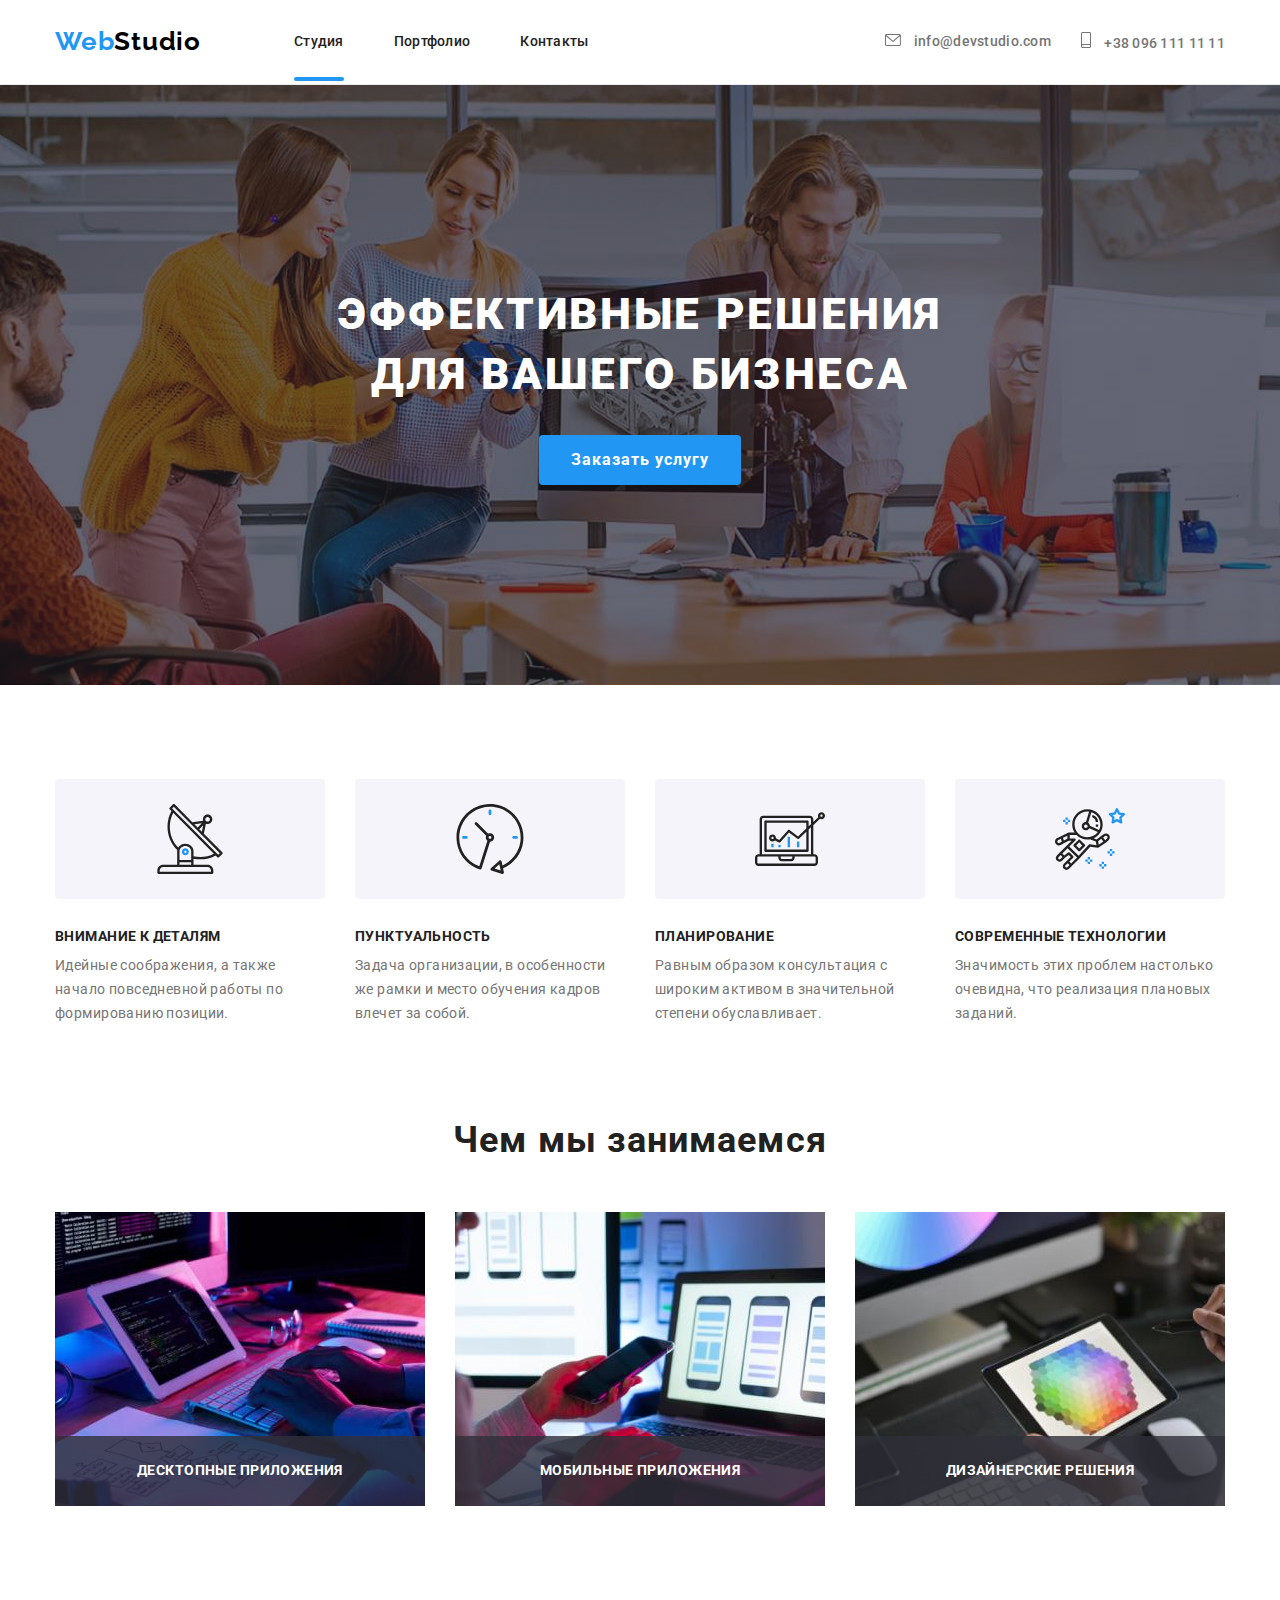
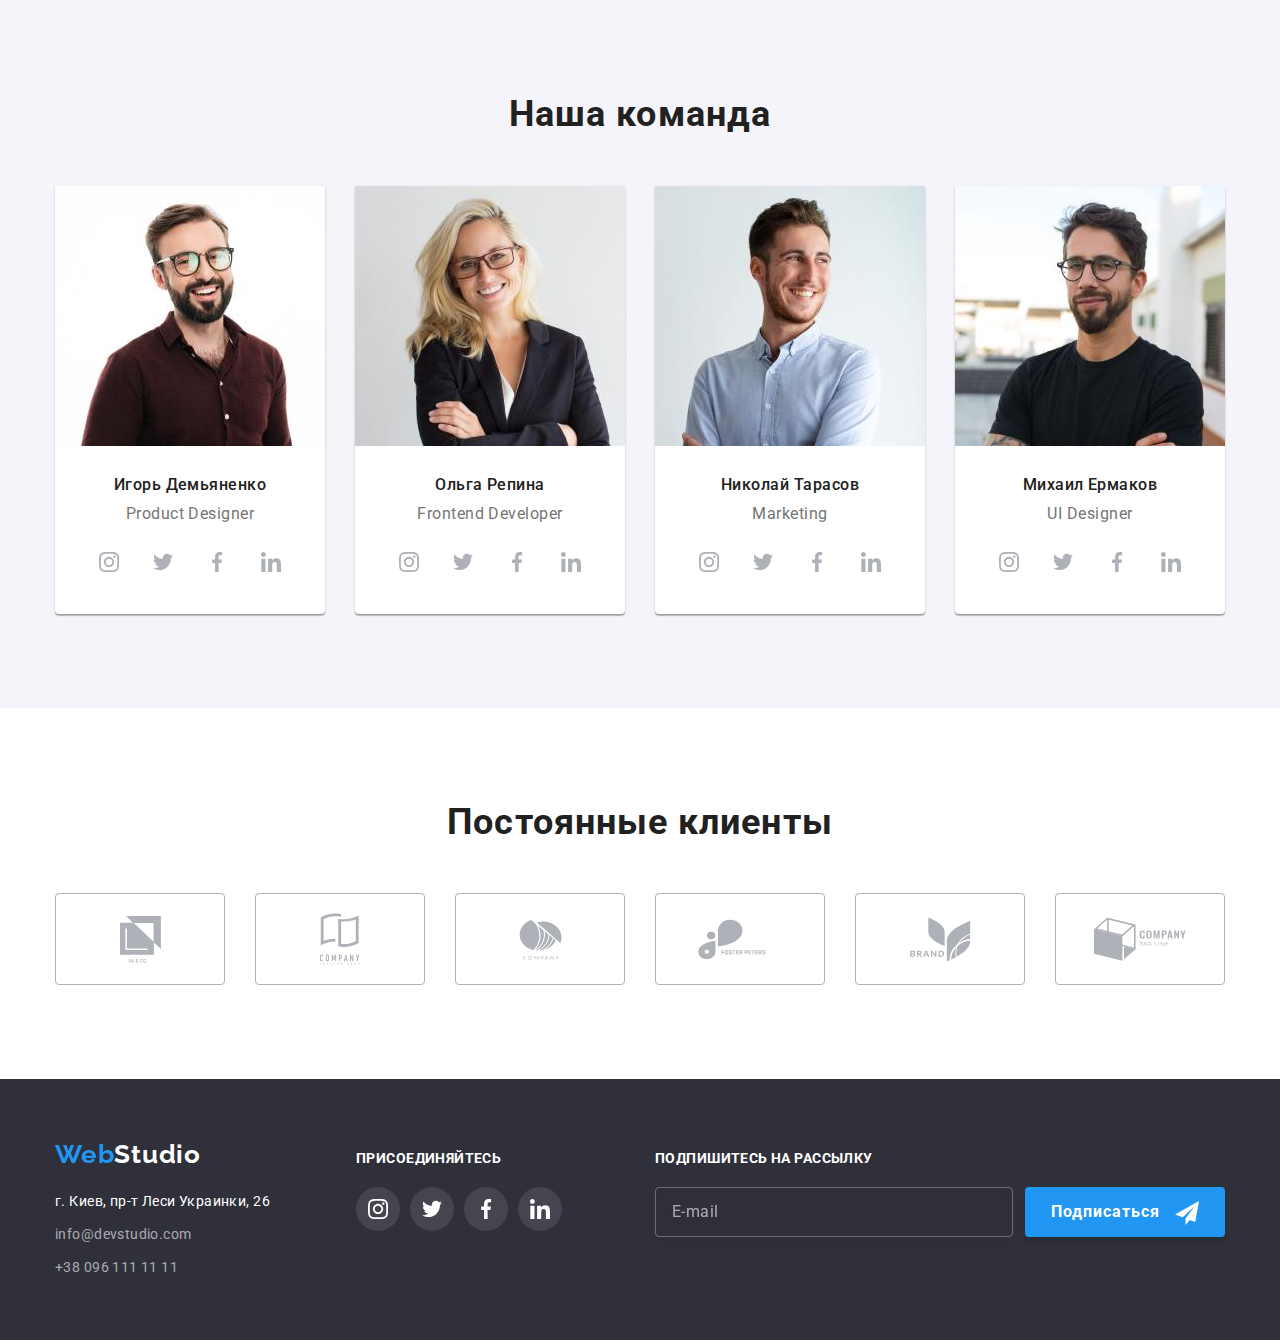
<file: index.html>
<!DOCTYPE html>
<html lang="ru">
<head>
    <meta charset="UTF-8">
    <meta http-equiv="X-UA-Compatible" content="IE=edge">
    <meta name="viewport" content="width=device-width, initial-scale=1.0">
    <title>Document</title>
    <link rel="preconnect" href="https://fonts.googleapis.com">
    <link rel="preconnect" href="https://fonts.gstatic.com" crossorigin>
    <link href="https://fonts.googleapis.com/css2?family=Raleway:wght@700&family=Roboto:wght@400;500;700;900&display=swap"
        rel="stylesheet">
    <link rel="stylesheet" href="./css/modern-normalize.css">
    <link rel="stylesheet" href="./css/main.css">
    
</head>
    <body>

        <!-- Хедер -->
        
        <header class="header">
            <div class="header-section container">
                <a lang="en" class="logo logo--header" href="/">
                    <span class="logo--accent">Web</span>Studio
                </a>
                <nav class="header-navigation">
                    <ul class="header-list">
                        <li class="header-list__item">
                            <a class="header-list__link header-list__link--current" href="./index.html">Студия</a>
                        </li>
                        <li class="header-list__item">
                            <a class="header-list__link" href="./portfolio.html">Портфолио</a>
                        </li>
                        <li class="header-list__item">
                            <a class="header-list__link" href="">Контакты</a>
                        </li>
                    </ul>
                </nav>

        <!-- Контакты -->

                    <ul class="contacts-list">
                        <li class="contacts__item">
                            <a class="contacts__link" href="mailto:info@devstudio.com">
                                <svg class="contacts__icon" width="16" height="12">
                                    <use href="./images/icons.svg#icon-mail">
                                
                                    </use>
                                </svg>
                                info@devstudio.com</a>
                        </li>
                        <li class="contacts__item">
                            <a class="contacts__link" href="tel:+380961111111">
                                <svg class="contacts__icon" width="10" height="16" >
                                    <use href="./images/icons.svg#icon-tel">

                                    </use>
                                </svg>
                                +38 096 111 11 11</a>
                        </li>
                    </ul>
            </div>

        <!-- Хедер для мобильного -->

            <div class="mob-header container">
                <div>
                    <a lang="en" class="logo logo--header" href="/">
                        <span class="logo--accent">Web</span>Studio
                    </a>
                </div>
                <button type="button" class="menu-open__btn">
                    <svg width="24" height="16">
                        <use href="./images/icons.svg#icon-mob-menu"></use>
                    </svg>
                </button>
            </div>
            <div class="mob-menu is-hidden">
                <div class="container">
                    <div class="mob-menu--top">
                        <button type="button" class="menu-close__btn">
                            <svg width="24" height="16">
                                <use href="./images/icons.svg#icon-close"></use>
                            </svg>
                        </button>
                        <ul class="mobmenu-list">
                            <li class="mobmenu-list__item">
                                <a class="mobmenu-list__link mobmenu-list__link--current" href="./index.html">Студия</a>
                            </li>
                            <li class="mobmenu-list__item">
                                <a class="mobmenu-list__link" href="./portfolio.html">Портфолио</a>
                            </li>
                            <li class="mobmenu-list__item">
                                <a class="mobmenu-list__link" href="">Контакты</a>
                            </li>
                        </ul>
                    </div>

                    <div class="mob-menu--bottom">
                        <ul class="mob-contacts-list">
                            <li class="mob-contacts__item">
                                <a class="mob-contacts__tel" href="tel:+380961111111">
                                    +38 096 111 11 11</a>
                            </li>
                            <li class="mob-contacts__item">
                                <a class="mob-contacts__mail" href="mailto:info@devstudio.com">
                                    info@devstudio.com</a>
                            </li>                           
                        </ul>
                        <ul class="mob-social-list">
                            <li class="mob-social__item">
                                <a class="mob-social__link" href="">Instagram</a>
                            </li>
                            <li class="mob-social__item">
                                <a class="mob-social__link" href="">Twitter</a>
                            </li>
                            <li class="mob-social__item">
                                <a class="mob-social__link" href="">Facebook</a>
                            </li>
                            <li class="mob-social__item">
                                <a class="mob-social__link" href="">LinkedIn</a>
                            </li>
                        </ul>
                    </div>
                </div>
            </div>
        </header>
        <main>

            <!-- Герой -->

            <section class="hero">           
                    <h1 class="hero__title">Эффективные решения для вашего бизнеса</h1>
                    <button class="hero__btn btn" type="button" data-modal-open>Заказать услугу</button>
            </section>

            <!-- Преимущества -->
            
            <section class="advantage">
                <div class="container">
                    <h2 class="hidden-title">Наши преимущества</h2>
                    <ul class="advantage-list">
                        <li class="advantage-list__item">
                            <div class="advantage-list__icons">
                                <svg width="70" height="70">
                                    <use href="./images/icons.svg#icon-antenna">
                                    </use>
                                </svg>
                            </div>
                            <h3 class="advantage-list__title">Внимание к деталям</h3>
                            <p class="advantage-list__text">Идейные соображения, а также начало повседневной работы по формированию позиции.</p>
                        </li>
                        <li class="advantage-list__item">
                            <div class="advantage-list__icons">
                                <svg width="70" height="70">
                                    <use href="./images/icons.svg#icon-clock">
                                    </use>
                                </svg>
                            </div>
                            <h3 class="advantage-list__title">Пунктуальность</h3>
                            <p class="advantage-list__text">Задача организации, в особенности же рамки и место обучения кадров влечет за собой.</p>
                        </li>
                        <li class="advantage-list__item">
                            <div class="advantage-list__icons">
                                <svg width="70" height="70">
                                    <use href="./images/icons.svg#icon-diagram">
                                    </use>
                                </svg>
                            </div>
                            <h3 class="advantage-list__title">Планирование</h3>
                            <p class="advantage-list__text">Равным образом консультация с широким активом в значительной степени обуславливает.</p>
                        </li>
                        <li class="advantage-list__item">
                            <div class="advantage-list__icons">
                                <svg width="70" height="70">
                                    <use href="./images/icons.svg#icon-astronaut">
                                    </use>
                                </svg>
                            </div>
                            <h3 class="advantage-list__title">Современные технологии</h3>
                            <p class="advantage-list__text">Значимость этих проблем настолько очевидна, что реализация плановых заданий.</p>
                        </li>
                    </ul>
                </div>
            </section>

            <!-- Чем мы занимаемся -->

            <section class="whatwedo section">
                <div class="container">
                    <h2 class="section-title">Чем мы занимаемся</h2>
                    <ul class="whatwedo-list">
                        <li class="whatwedo-list__item">
                            <div class="whatwedo-list__card">
                                <picture>
                                    <source srcset="./images/whatwedo1.jpg 1x,
                                     ./images/whatwedo1-2x.jpg 2x"
                                     media="(min-width: 1200px)"
                                     >
                                    <img src="./images/whatwedo1.jpg" 
                                        alt="Програмист набирает код">
                                </picture>
                                
                                <div class="whatwedo-list__text">
                                    <p>Десктопные приложения</p>
                                </div>
                            </div>
                        </li>
                        <li class="whatwedo-list__item">
                            <div class="whatwedo-list__card">
                                <picture>
                                    <source srcset="./images/whatwedo2.jpg 1x,
                                        ./images/whatwedo2-2x.jpg 2x" 
                                        media="(min-width: 1200px)">
                                    <img src="./images/whatwedo2.jpg" 
                                        alt="Дизайнер создает макет мобильного приложения">
                                </picture>
                                <div class="whatwedo-list__text">
                                    <p>Мобильные приложения</p>
                                </div>
                            </div>
                        <li class="whatwedo-list__item">
                            <div class="whatwedo-list__card">
                                <picture>
                                    <source srcset="./images/whatwedo3.jpg 1x,
                                        ./images/whatwedo3-2x.jpg 2x" 
                                        media="(min-width: 1200px)">
                                    <img src="./images/whatwedo3.jpg" 
                                        alt="Дизайнер выбирает цвет">
                                </picture>
                                <div class="whatwedo-list__text">
                                    <p>Дизайнерские решения</p>
                                </div>
                            </div>
                    </ul>
                </div>
            </section>
            <!-- Наша команда -->
            <section class="team section">
                <div class="container">
                    <h2 class="section-title">Наша команда</h2>
                    <ul class="team-list">
                        <li class="team-list__item">
                            <picture>
                                <source srcset="./images/ouremployer1.jpg 1x,
                                    ./images/ouremployer1-2x.jpg 2x" 
                                    media="(min-width: 1200px)">
                                <source srcset="./images/ouremployer1-tab.jpg 1x,
                                    ./images/ouremployer1-tab-2x.jpg 2x" 
                                    media="(min-width: 768px)">
                                <source srcset="./images/ouremployer1-mob.jpg 1x,
                                    ./images/ouremployer1-mob-2x.jpg 2x" 
                                    media="(min-width: 320px)">
                                <img src="./images/ouremployer1.jpg" 
                                    alt="Фото сотрудника">
                            </picture>
                            <h3 class="team-list__title">Игорь Демьяненко</h3>
                            <p lang="en" class="team-list__text">Product Designer</p>    
                            <ul class="social-list">
                                <li class="social-list__item">
                                    <a href="" class="social-list__link">
                                        <svg class="social-list__icon" width="20" height="20">
                                            <use href="./images/icons.svg#icon-instagram"></use>
                                        </svg>        
                                    </a>
                                </li>
                                <li class="social-list__item">
                                    <a href="" class="social-list__link">
                                        <svg class="social-list__icon" width="20" height="20">
                                            <use href="./images/icons.svg#icon-twitter"></use>
                                        </svg>
                                    </a>
                                </li>
                                <li class="social-list__item">
                                    <a href="" class="social-list__link">
                                        <svg class="social-list__icon" width="20" height="20">
                                            <use href="./images/icons.svg#icon-facebook"></use>
                                        </svg>
                                    </a>
                                </li>
                                <li class="social-list__item">
                                    <a href="" class="social-list__link">
                                        <svg class="social-list__icon" width="20" height="20">
                                            <use href="./images/icons.svg#icon-linkedin"></use>
                                        </svg>
                                    </a>
                                </li>
                            </ul>
                        </li>
                        <li class="team-list__item">
                            <picture>
                                <source srcset="./images/ouremployer2.jpg 1x,
                                    ./images/ouremployer2-2x.jpg 2x" 
                                    media="(min-width: 1200px)">
                                <source srcset="./images/ouremployer2-tab.jpg 1x,
                                    ./images/ouremployer2-tab-2x.jpg 2x" 
                                    media="(min-width: 768px)">
                                <source srcset="./images/ouremployer2-mob.jpg 1x,
                                    ./images/ouremployer2-mob-2x.jpg 2x" 
                                    media="(min-width: 320px)">
                                <img src="./images/ouremployer2.jpg" alt="Фото сотрудника">
                            </picture>
                            <h3 class="team-list__title">Ольга Репина</h3>
                            <p lang="en" class="team-list__text">Frontend Developer</p>
                            <ul class="social-list">
                                <li class="social-list__item">
                                    <a href="" class="social-list__link">
                                        <svg class="social-list__icon" width="20" height="20">
                                            <use href="./images/icons.svg#icon-instagram"></use>
                                        </svg>        
                                    </a>
                                </li>
                                <li class="social-list__item">
                                    <a href="" class="social-list__link">
                                        <svg class="social-list__icon" width="20" height="20">
                                            <use href="./images/icons.svg#icon-twitter"></use>
                                        </svg>
                                    </a>
                                </li>
                                <li class="social-list__item">
                                    <a href="" class="social-list__link">
                                        <svg class="social-list__icon" width="20" height="20">
                                            <use href="./images/icons.svg#icon-facebook"></use>
                                        </svg>
                                    </a>
                                </li>
                                <li class="social-list__item">
                                    <a href="" class="social-list__link">
                                        <svg class="social-list__icon" width="20" height="20">
                                            <use href="./images/icons.svg#icon-linkedin"></use>
                                        </svg>
                                    </a>
                                </li>
                            </ul>
                        </li>
                        <li class="team-list__item">
                            <picture>
                                <source srcset="./images/ouremployer3.jpg 1x,
                                        ./images/ouremployer3-2x.jpg 2x" 
                                        media="(min-width: 1200px)">
                                <source srcset="./images/ouremployer3-tab.jpg 1x,
                                        ./images/ouremployer3-tab-2x.jpg 2x" 
                                        media="(min-width: 768px)">
                                <source srcset="./images/ouremployer3-mob.jpg 1x,
                                        ./images/ouremployer3-mob-2x.jpg 2x" 
                                        media="(min-width: 320px)">
                                <img src="./images/ouremployer3.jpg" alt="Фото сотрудника">
                            </picture>
                            <h3 class="team-list__title">Николай Тарасов</h3>
                            <p lang="en" class="team-list__text">Marketing</p>
                            <ul class="social-list">
                                <li class="social-list__item">
                                    <a href="" class="social-list__link">
                                        <svg class="social-list__icon" width="20" height="20">
                                            <use href="./images/icons.svg#icon-instagram"></use>
                                        </svg>        
                                    </a>
                                </li>
                                <li class="social-list__item">
                                    <a href="" class="social-list__link">
                                        <svg class="social-list__icon" width="20" height="20">
                                            <use href="./images/icons.svg#icon-twitter"></use>
                                        </svg>
                                    </a>
                                </li>
                                <li class="social-list__item">
                                    <a href="" class="social-list__link">
                                        <svg class="social-list__icon" width="20" height="20">
                                            <use href="./images/icons.svg#icon-facebook"></use>
                                        </svg>
                                    </a>
                                </li>
                                <li class="social-list__item">
                                    <a href="" class="social-list__link">
                                        <svg class="social-list__icon" width="20" height="20">
                                            <use href="./images/icons.svg#icon-linkedin"></use>
                                        </svg>
                                    </a>
                                </li>
                            </ul>
                        </li>
                        <li class="team-list__item">
                            <picture>
                                <source srcset="./images/ouremployer4.jpg 1x,
                                        ./images/ouremployer4-2x.jpg 2x" 
                                        media="(min-width: 1200px)">
                                <source srcset="./images/ouremployer4-tab.jpg 1x,
                                        ./images/ouremployer4-tab-2x.jpg 2x" 
                                        media="(min-width: 768px)">
                                <source srcset="./images/ouremployer4-mob.jpg 1x,
                                        ./images/ouremployer4-mob-2x.jpg 2x" 
                                        media="(min-width: 320px)">
                                <img src="./images/ouremployer4.jpg" alt="Фото сотрудника">
                            </picture>
                            <h3 class="team-list__title">Михаил Ермаков</h3>
                            <p lang="en" class="team-list__text">UI Designer</p>
                            <ul class="social-list">
                                <li class="social-list__item">
                                    <a href="" class="social-list__link">
                                        <svg class="social-list__icon" width="20" height="20">
                                            <use href="./images/icons.svg#icon-instagram"></use>
                                        </svg>        
                                    </a>
                                </li>
                                <li class="social-list__item">
                                    <a href="" class="social-list__link">
                                        <svg class="social-list__icon" width="20" height="20">
                                            <use href="./images/icons.svg#icon-twitter"></use>
                                        </svg>
                                    </a>
                                </li>
                                <li class="social-list__item">
                                    <a href="" class="social-list__link">
                                        <svg class="social-list__icon" width="20" height="20">
                                            <use href="./images/icons.svg#icon-facebook"></use>
                                        </svg>
                                    </a>
                                </li>
                                <li class="social-list__item">
                                    <a href="" class="social-list__link">
                                        <svg class="social-list__icon" width="20" height="20">
                                            <use href="./images/icons.svg#icon-linkedin"></use>
                                        </svg>
                                    </a>
                                </li>
                            </ul>
                        </li>
                    </ul>
                </div>
            </section>

            <!-- Постоянные клиенты -->

            <section class="clients section">
                <div class="container">
                    <h2 class="section-title">Постоянные клиенты</h2>
                    <ul class="clients-list">
                        <li class="clients-list__item">
                            <div  class="clients-list__box">
                                <a class="clients-list__link" href="/">
                                    <svg class="clients-list__icon" width="41" height="47">
                                        <use href="./images/icons.svg#icon-company1"></use>
                                    </svg>
                                </a>
                            </div>
                        </li>
                        <li class="clients-list__item">
                            <div class="clients-list__box">
                                <a class="clients-list__link" href="/">
                                    <svg class="clients-list__icon" width="40" height="52">
                                        <use href="./images/icons.svg#icon-company2"></use>
                                    </svg>
                                </a>
                            </div>
                        </li>
                        <li class="clients-list__item">
                            <div class="clients-list__box">
                                <a class="clients-list__link" href="/">
                                    <svg class="clients-list__icon" width="43" height="41">
                                        <use href="./images/icons.svg#icon-company3"></use>
                                    </svg>
                                </a>
                            </div>
                        </li>
                        <li class="clients-list__item">
                            <div class="clients-list__box">
                                <a class="clients-list__link" href="/">
                                    <svg class="clients-list__icon" width="84" height="41">
                                        <use href="./images/icons.svg#icon-company4"></use>
                                    </svg>
                                </a>
                            </div>
                        </li>
                        <li class="clients-list__item">
                            <div class="clients-list__box">
                                <a class="clients-list__link" href="/">
                                    <svg class="clients-list__icon" width="63" height="45">
                                        <use href="./images/icons.svg#icon-company5"></use>
                                    </svg>
                                </a>
                            </div>
                        </li>
                        <li class="clients-list__item">
                            <div class="clients-list__box">
                                <a class="clients-list__link" href="/">
                                    <svg class="clients-list__icon" width="94" height="44">
                                        <use href="./images/icons.svg#icon-company6"></use>
                                    </svg>
                                </a>
                            </div>
                        </li>
                    </ul>
                </div>
            </section>
            </main>

            <!-- Футер -->

            <footer class="footer">
                <div class="container footer-container">
                    <div class="address-box">
                        <div>
                            <a lang="en" class="logo logo-footer"  href="/">
                                <span class="logo--accent">Web</span>Studio
                            </a>
                        </div>
                        <div>
                        <address class="address">
                            <ul class="address-list">
                                <li class="address-list__item"><a class="address-list__link address-list__link--first" href="https://goo.gl/maps/ziKzirgtUrX7f2B6A">г. Киев, пр-т Леси Украинки, 26</a></li>
                                <li class="address-list__item"><a class="address-list__link" href="mailto:info@devstudio.com">info@devstudio.com</a></li>
                                <li class="address-list__item"><a class="address-list__link" href="tel:+380961111111">+38 096 111 11 11</a></li>
                            </ul>
                        </address>
                        </div>
                    </div>
                    <div class="social">
                        <p class="footer__text">Присоединяйтесь</p>
                        <ul class="social-list">
                            <li class="social-list__item">
                                <a href="" class="social-list__link social-list__link--footer">
                                    <svg class="social-list__icon social-list__icon--footer" width="20" height="20">
                                        <use href="./images/icons.svg#icon-instagram"></use>
                                    </svg>
                                </a>
                            </li>
                            <li class="social-list__item">
                                <a href="" class="social-list__link social-list__link--footer">
                                    <svg class="social-list__icon social-list__icon--footer" width="20" height="20">
                                        <use href="./images/icons.svg#icon-twitter"></use>
                                    </svg>
                                </a>
                            </li>
                            <li class="social-list__item">
                                <a href="" class="social-list__link social-list__link--footer">
                                    <svg class="social-list__icon social-list__icon--footer" width="20" height="20">
                                        <use href="./images/icons.svg#icon-facebook"></use>
                                    </svg>
                                </a>
                            </li>
                            <li class="social-list__item">
                                <a href="" class="social-list__link social-list__link--footer">
                                    <svg class="social-list__icon social-list__icon--footer" width="20" height="20">
                                        <use href="./images/icons.svg#icon-linkedin"></use>
                                    </svg>
                                </a>
                            </li>
                        </ul>
                    </div>
                    <div class="subscribe">
                        <p class="footer__text">Подпишитесь на рассылку</p>
                        <form class="subscribe-form">
                            <input class="subscribe-form__mail" type="email" name="mail" placeholder="E-mail">                          
                            <button class="subscribe-form__btn btn" type="submit">Подписаться
                                <svg class="subscribe-form__icon" width="24" height="24">
                                    <use href="./images/icons.svg#icon-send"></use>
                                </svg>
                            </button>   
                        </form>
                    </div>
                </div>
            </footer>
            <div class="backdrop is-hidden" data-modal>
                <div class="modal">
                    <button type="button" class="modal-close__btn" data-modal-close>
                        <svg width="11" height="11">
                            <use href="./images/icons.svg#icon-close"></use>
                        </svg>
                    </button>
                    <div class="modal-content">
                        <p class="modal__title">Оставьте свои данные, мы вам перезвоним</p>
                        <form action="">
                            <div class="modal-form">
                                <label class="modal-form__label">Имя
                                    <span>
                                        <input class="modal-form__input" type="text" name="name">
                                        <svg class="modal-form__icon" width="18" height="18">
                                            <use href="./images/icons.svg#icon-name-modal"></use>
                                        </svg>
                                    </span>
                                </label>
                            </div>
                            <div class="modal-form">
                                <label class="modal-form__label">Телефон
                                    <span>
                                        <input class="modal-form__input" type="tel" name="tel">
                                        <svg class="modal-form__icon" width="18" height="18">
                                            <use href="./images/icons.svg#icon-phone-modal"></use>
                                        </svg> 
                                    </span>
                                </label>
                            </div>
                            <div class="modal-form">
                                <label class="modal-form__label">Почта
                                    <span>
                                        <input class="modal-form__input" type="email" name="mail">
                                        <svg class="modal-form__icon" width="18" height="18">
                                            <use href="./images/icons.svg#icon-email-modal"></use>
                                        </svg>
                                    </span>
                                </label>
                            </div>
                            <div class="modal-form">
                                <label>Комментарий
                                    <textarea class="modal__comment" name="comment" placeholder="Введите текст"></textarea>
                                </label>
                            </div>
                            <div class="modal-privacy">
                                <label class="modal-privacy__label">
                                    <input class="modal-privacy__checkbox" type="checkbox" name="privacy">
                                    <span class="modal-privacy__icon"></span> 
                                    Соглашаюсь с рассылкой и принимаю &nbsp; 
                                    <a href="/">Условия договора</a> 
                                </label>
                            </div>
                            <button class="modal__btn" type="submit">Отправить</button>
                        </form>
                    </div>
                </div> 
            </div>
        <script src="./js/modal.js"></script>
        <script src="./js/mob-menu.js"></script>
    </body>
</html>
</file>
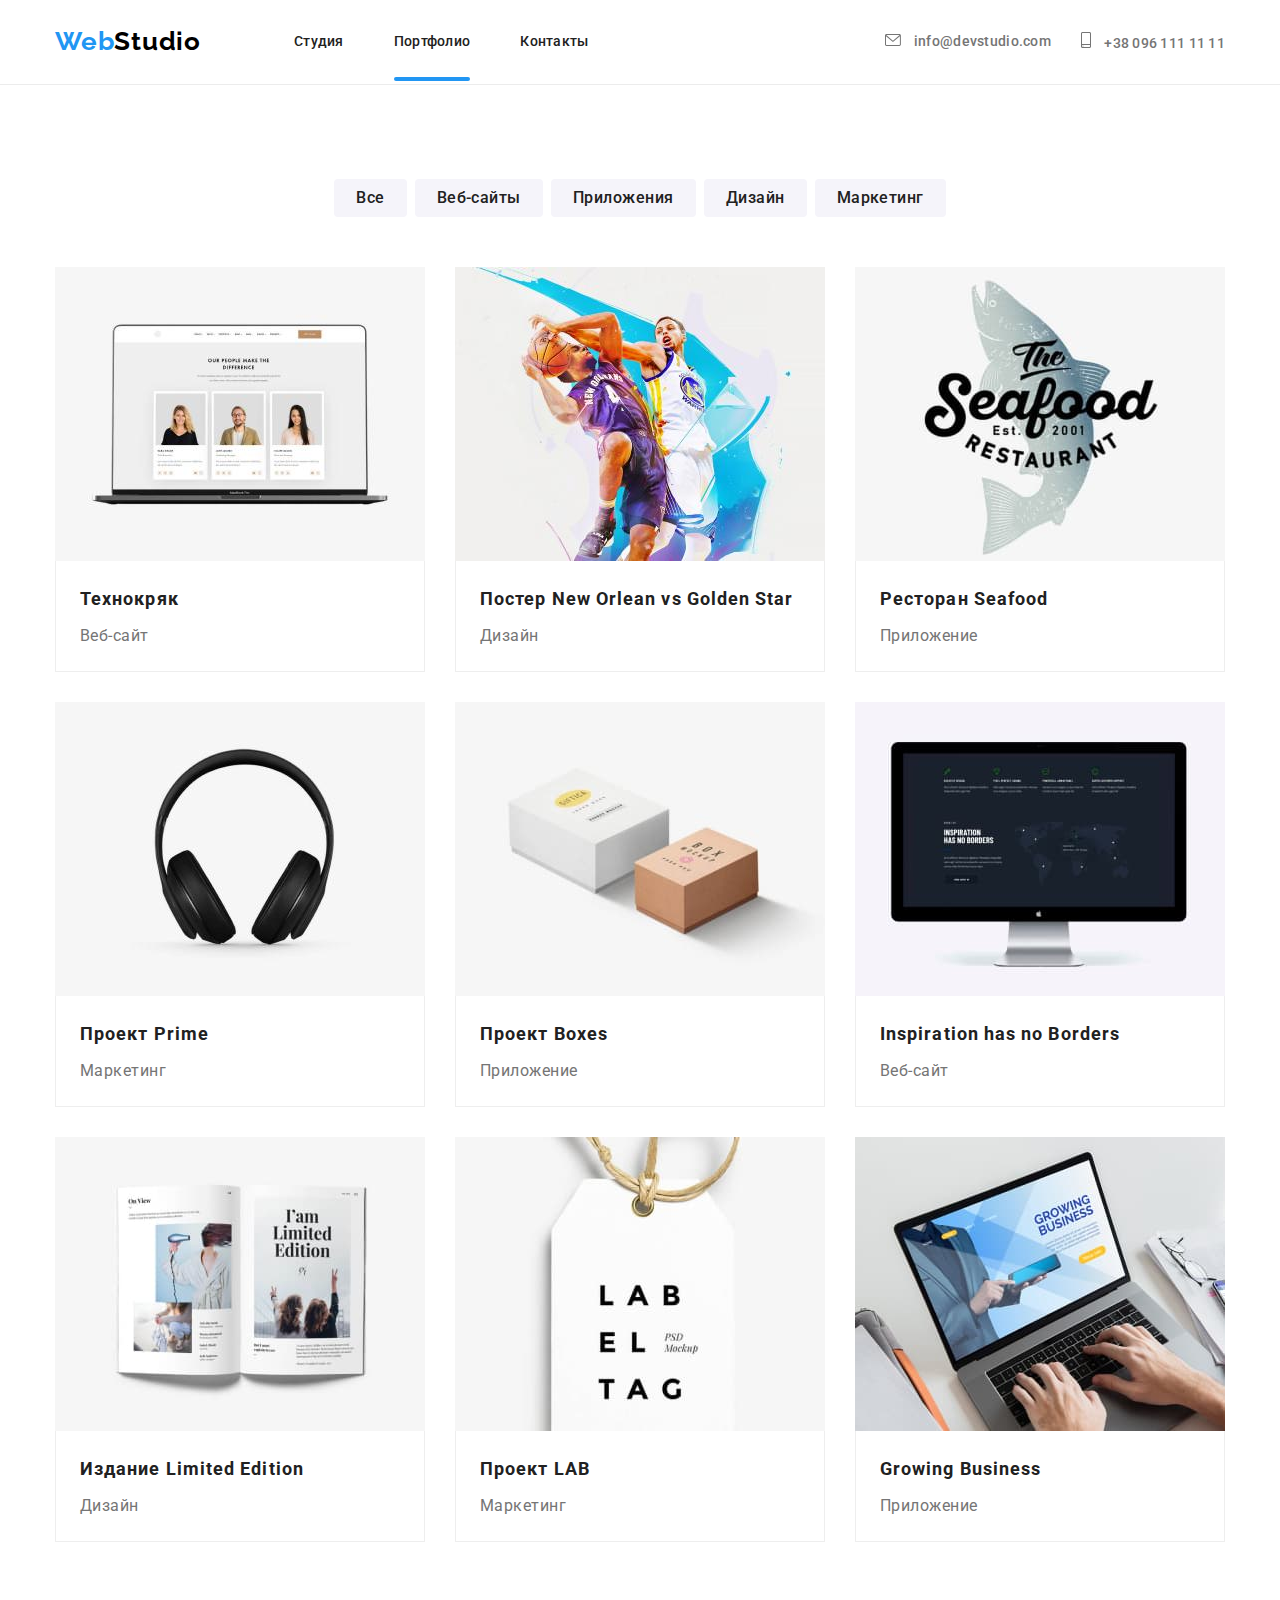
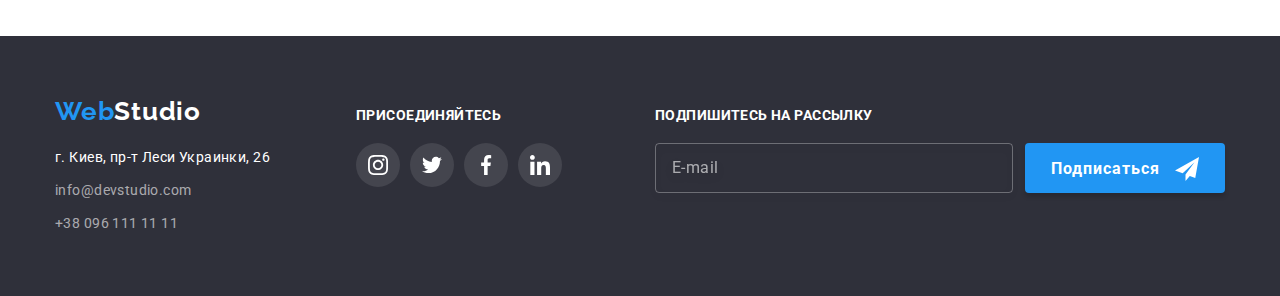
<file: portfolio.html>
<!DOCTYPE html>
<html lang="ru">
<head>
    <meta charset="UTF-8">
    <meta http-equiv="X-UA-Compatible" content="IE=edge">
    <meta name="viewport" content="width=device-width, initial-scale=1.0">
    <title>Document</title>
    <link rel="preconnect" href="https://fonts.googleapis.com">
    <link rel="preconnect" href="https://fonts.gstatic.com" crossorigin>
    <link href="https://fonts.googleapis.com/css2?family=Raleway:wght@700&family=Roboto:wght@400;500;700;900&display=swap"
        rel="stylesheet">
    <link rel="stylesheet" href="./css/modern-normalize.css">
    <link rel="stylesheet" href="./css/main.css">
    
</head>
    <body>

    <!-- Хедер -->
    
<header class="header">
    <div class="header-section container">
        <a lang="en" class="logo logo--header" href="/">
            <span class="logo--accent">Web</span>Studio
        </a>
        <nav class="header-navigation">
            <ul class="header-list">
                <li class="header-list__item">
                    <a class="header-list__link" href="./index.html">Студия</a>
                </li>
                <li class="header-list__item">
                    <a class="header-list__link header-list__link--current" href="./portfolio.html">Портфолио</a>
                </li>
                <li class="header-list__item">
                    <a class="header-list__link" href="">Контакты</a>
                </li>
            </ul>
        </nav>

        <!-- Контакты -->

        <ul class="contacts-list">
            <li class="contacts__item">
                <a class="contacts__link" href="mailto:info@devstudio.com">
                    <svg class="contacts__icon" width="16" height="12">
                        <use href="./images/icons.svg#icon-mail">

                        </use>
                    </svg>
                    info@devstudio.com</a>
            </li>
            <li class="contacts__item">
                <a class="contacts__link" href="tel:+380961111111">
                    <svg class="contacts__icon" width="10" height="16">
                        <use href="./images/icons.svg#icon-tel">

                        </use>
                    </svg>
                    +38 096 111 11 11</a>
            </li>
        </ul>
    </div>

    <!-- Хедер для мобильного -->

    <div class="mob-header container">
        <div>
            <a lang="en" class="logo logo--header" href="/">
                <span class="logo--accent">Web</span>Studio
            </a>
        </div>
        <button type="button" class="menu-open__btn">
            <svg width="24" height="16">
                <use href="./images/icons.svg#icon-mob-menu"></use>
            </svg>
        </button>
    </div>
    <div class="mob-menu is-hidden">
        <div class="container">
            <div class="mob-menu--top">
                <button type="button" class="menu-close__btn">
                    <svg width="24" height="16">
                        <use href="./images/icons.svg#icon-close"></use>
                    </svg>
                </button>
                <ul class="mobmenu-list">
                    <li class="mobmenu-list__item">
                        <a class="mobmenu-list__link" href="./index.html">Студия</a>
                    </li>
                    <li class="mobmenu-list__item">
                        <a class="mobmenu-list__link mobmenu-list__link--current" href="./portfolio.html">Портфолио</a>
                    </li>
                    <li class="mobmenu-list__item">
                        <a class="mobmenu-list__link" href="">Контакты</a>
                    </li>
                </ul>
            </div>

            <div class="mob-menu--bottom">
                <ul class="mob-contacts-list">
                    <li class="mob-contacts__item">
                        <a class="mob-contacts__tel" href="tel:+380961111111">
                            +38 096 111 11 11</a>
                    </li>
                    <li class="mob-contacts__item">
                        <a class="mob-contacts__mail" href="mailto:info@devstudio.com">
                            info@devstudio.com</a>
                    </li>
                </ul>
                <ul class="mob-social-list">
                    <li class="mob-social__item">
                        <a class="mob-social__link" href="">Instagram</a>
                    </li>
                    <li class="mob-social__item">
                        <a class="mob-social__link" href="">Twitter</a>
                    </li>
                    <li class="mob-social__item">
                        <a class="mob-social__link" href="">Facebook</a>
                    </li>
                    <li class="mob-social__item">
                        <a class="mob-social__link" href="">LinkedIn</a>
                    </li>
                </ul>
            </div>
        </div>
    </div>
</header>
        <main>
            <section class="portfolio section">
                <div class="container">
                    <h1 class="hidden-title">Portfolio</h1>
                    <ul class="portfolio-menu">
                        <li class="portfolio-menu__item"><button class="portfolio-menu__btn" type="button">Все</button></li>
                        <li class="portfolio-menu__item"><button class="portfolio-menu__btn" type="button">Веб-сайты</button></li>
                        <li class="portfolio-menu__item"><button class="portfolio-menu__btn" type="button">Приложения</button></li>
                        <li class="portfolio-menu__item"><button class="portfolio-menu__btn" type="button">Дизайн</button></li>
                        <li class="portfolio-menu__item"><button class="portfolio-menu__btn" type="button">Маркетинг</button></li>
                    </ul>
                
                    <ul class="gallery-list">
                        <li class="gallery-list__item">
                            <a class="gallery-list__link" href="">
                                <div class="gallery-overlay">
                                    <picture>
                                        <source srcset="./images/portfolio1.jpg 1x,
                                                ./images/portfolio1-2x.jpg 2x" 
                                                media="(min-width: 1200px)">
                                        <source srcset="./images/portfolio1-tab.jpg 1x,
                                                ./images/portfolio1-tab-2x.jpg 2x" 
                                                media="(min-width: 768px)">
                                        <source srcset="./images/portfolio1-mob.jpg 1x,
                                                ./images/portfolio1-mob-2x.jpg 2x" 
                                                media="(min-width: 320px)">
                                        <img src="./images/portfolio1.jpg" alt="Постер проекта">
                                    </picture>
                                    <p class="gallery-overlay__text">Технокряк это современная площадка распространения коронавируса. Компании используют эту платформу для цифрового
                                    шпионажа и атак на защищённые сервера конкурентов.</p>
                                </div>
                                <div class="gallery-meta">
                                    <h2 class="gallery-meta__title">Технокряк</h2>
                                    <p class="gallery-meta__text">Веб-сайт</p>
                                </div>
                            </a>
                        </li>
                        <li class="gallery-list__item">
                            <a class="gallery-list__link" href="">
                                <div class="gallery-overlay">
                                    <picture>
                                        <source srcset="./images/portfolio2.jpg 1x,
                                                ./images/portfolio2-2x.jpg 2x" 
                                                media="(min-width: 1200px)">
                                        <source srcset="./images/portfolio2-tab.jpg 1x,
                                                ./images/portfolio2-tab-2x.jpg 2x" 
                                                media="(min-width: 768px)">
                                        <source srcset="./images/portfolio2-mob.jpg 1x,
                                                ./images/portfolio2-mob-2x.jpg 2x" 
                                                media="(min-width: 320px)">
                                        <img src="./images/portfolio2.jpg" alt="Постер проекта">
                                    </picture>
                                    <p class="gallery-overlay__text">Технокряк это современная площадка распространения коронавируса. Компании используют
                                        эту платформу для цифрового
                                        шпионажа и атак на защищённые сервера конкурентов.</p>
                                </div>
                                <div class="gallery-meta">
                                    <h2 class="gallery-meta__title">Постер <span lang="en">New Orlean vs Golden Star</span></h2>
                                    <p class="gallery-meta__text">Дизайн</p>
                                </div>                   
                            </a>
                        </li>
                        <li class="gallery-list__item">
                            <a class="gallery-list__link" href="">
                                <div class="gallery-overlay">
                                    <picture>
                                        <source srcset="./images/portfolio3.jpg 1x,
                                                ./images/portfolio3-2x.jpg 2x" 
                                                media="(min-width: 1200px)">
                                        <source srcset="./images/portfolio3-tab.jpg 1x,
                                                ./images/portfolio3-tab-2x.jpg 2x" 
                                                media="(min-width: 768px)">
                                        <source srcset="./images/portfolio3-mob.jpg 1x,
                                                ./images/portfolio3-mob-2x.jpg 2x" 
                                                media="(min-width: 320px)">
                                        <img src="./images/portfolio3.jpg" alt="Постер проекта">
                                    </picture>
                                    <p class="gallery-overlay__text">Технокряк это современная площадка распространения коронавируса. Компании используют
                                        эту платформу для цифрового
                                        шпионажа и атак на защищённые сервера конкурентов.</p>
                                </div>
                                <div class="gallery-meta">
                                    <h2 class="gallery-meta__title">Ресторан <span lang="en">Seafood</span></h2>
                                    <p class="gallery-meta__text">Приложение</p>
                                </div>
                            </a>
                        </li>
                        <li class="gallery-list__item">
                            <a class="gallery-list__link" href="">
                                <div class="gallery-overlay">
                                    <picture>
                                        <source srcset="./images/portfolio4.jpg 1x,
                                                ./images/portfolio4-2x.jpg 2x" 
                                                media="(min-width: 1200px)">
                                        <source srcset="./images/portfolio4-tab.jpg 1x,
                                                ./images/portfolio4-tab-2x.jpg 2x" 
                                                media="(min-width: 768px)">
                                        <source srcset="./images/portfolio4-mob.jpg 1x,
                                                ./images/portfolio4-mob-2x.jpg 2x" 
                                                media="(min-width: 320px)">
                                        <img src="./images/portfolio4.jpg" alt="Постер проекта">
                                    </picture>
                                    <p class="gallery-overlay__text">Технокряк это современная площадка распространения коронавируса. Компании используют
                                        эту платформу для цифрового
                                        шпионажа и атак на защищённые сервера конкурентов.</p>
                                </div>
                                <div class="gallery-meta">
                                    <h2 class="gallery-meta__title">Проект <span lang="en">Prime</span></h2>
                                    <p class="gallery-meta__text">Маркетинг</p>
                                </div>
                            </a>
                        </li>
                        <li class="gallery-list__item">
                            <a class="gallery-list__link" href="">
                                <div class="gallery-overlay">
                                    <picture>
                                        <source srcset="./images/portfolio5.jpg 1x,
                                                ./images/portfolio5-2x.jpg 2x" 
                                                media="(min-width: 1200px)">
                                        <source srcset="./images/portfolio5-tab.jpg 1x,
                                                ./images/portfolio5-tab-2x.jpg 2x" 
                                                media="(min-width: 768px)">
                                        <source srcset="./images/portfolio5-mob.jpg 1x,
                                                ./images/portfolio5-mob-2x.jpg 2x" 
                                                media="(min-width: 320px)">
                                        <img src="./images/portfolio5.jpg" alt="Постер проекта">
                                    </picture>
                                    <p class="gallery-overlay__text">Технокряк это современная площадка распространения коронавируса. Компании используют
                                        эту платформу для цифрового
                                        шпионажа и атак на защищённые сервера конкурентов.</p>
                                </div>
                                <div class="gallery-meta">
                                    <h2 class="gallery-meta__title">Проект <span lang="en">Boxes</span></h2>
                                    <p class="gallery-meta__text">Приложение</p>
                                </div>
                            </a>
                        </li>
                        <li class="gallery-list__item">
                            <a class="gallery-list__link" href="">
                                <div class="gallery-overlay">
                                    <picture>
                                        <source srcset="./images/portfolio6.jpg 1x,
                                                ./images/portfolio6-2x.jpg 2x" 
                                                media="(min-width: 1200px)">
                                        <source srcset="./images/portfolio6-tab.jpg 1x,
                                                ./images/portfolio6-tab-2x.jpg 2x" 
                                                media="(min-width: 768px)">
                                        <source srcset="./images/portfolio6-mob.jpg 1x,
                                                ./images/portfolio6-mob-2x.jpg 2x" 
                                                media="(min-width: 320px)">
                                        <img src="./images/portfolio6.jpg" alt="Постер проекта">
                                    </picture>
                                    <p class="gallery-overlay__text">Технокряк это современная площадка распространения коронавируса. Компании используют
                                        эту платформу для цифрового
                                        шпионажа и атак на защищённые сервера конкурентов.</p>
                                </div>
                                <div class="gallery-meta">
                                    <h2 class="gallery-meta__title"><span lang="en">Inspiration has no Borders</span></h2>
                                    <p class="gallery-meta__text">Веб-сайт</p>
                                </div>
                            </a>
                        </li>
                        <li class="gallery-list__item">
                            <a class="gallery-list__link" href="">
                                <div class="gallery-overlay">
                                    <picture>
                                        <source srcset="./images/portfolio7.jpg 1x,
                                                ./images/portfolio7-2x.jpg 2x" 
                                                media="(min-width: 1200px)">
                                        <source srcset="./images/portfolio7-tab.jpg 1x,
                                                ./images/portfolio7-tab-2x.jpg 2x" 
                                                media="(min-width: 768px)">
                                        <source srcset="./images/portfolio7-mob.jpg 1x,
                                                ./images/portfolio7-mob-2x.jpg 2x" 
                                                media="(min-width: 320px)">
                                        <img src="./images/portfolio7.jpg" alt="Постер проекта">
                                    </picture>
                                    <p class="gallery-overlay__text">Технокряк это современная площадка распространения коронавируса. Компании используют
                                        эту платформу для цифрового
                                        шпионажа и атак на защищённые сервера конкурентов.</p>
                                </div>
                                <div class="gallery-meta">
                                    <h2 class="gallery-meta__title">Издание <span lang="en">Limited Edition</span></h2>
                                    <p class="gallery-meta__text">Дизайн</p>
                                </div>
                            </a>
                        </li>
                        <li class="gallery-list__item">
                            <a class="gallery-list__link" href="">
                                <div class="gallery-overlay">
                                    <picture>
                                        <source srcset="./images/portfolio8.jpg 1x,
                                                ./images/portfolio8-2x.jpg 2x" 
                                                media="(min-width: 1200px)">
                                        <source srcset="./images/portfolio8-tab.jpg 1x,
                                                ./images/portfolio8-tab-2x.jpg 2x" 
                                                media="(min-width: 768px)">
                                        <source srcset="./images/portfolio8-mob.jpg 1x,
                                                ./images/portfolio8-mob-2x.jpg 2x" 
                                                media="(min-width: 320px)">
                                        <img src="./images/portfolio8.jpg" alt="Постер проекта">
                                    </picture>
                                    <p class="gallery-overlay__text">Технокряк это современная площадка распространения коронавируса. Компании используют
                                        эту платформу для цифрового
                                        шпионажа и атак на защищённые сервера конкурентов.</p>
                                </div>
                                <div class="gallery-meta">
                                    <h2 class="gallery-meta__title">Проект <span lang="en">LAB</span></h2>
                                    <p class="gallery-meta__text">Маркетинг</p>
                                </div>
                            </a>
                        </li>
                        <li class="gallery-list__item">
                            <a class="gallery-list__link" href="">
                                <div class="gallery-overlay">
                                    <picture>
                                        <source srcset="./images/portfolio9.jpg 1x,
                                                ./images/portfolio9-2x.jpg 2x" 
                                                media="(min-width: 1200px)">
                                        <source srcset="./images/portfolio9-tab.jpg 1x,
                                                ./images/portfolio9-tab-2x.jpg 2x" 
                                                media="(min-width: 768px)">
                                        <source srcset="./images/portfolio9-mob.jpg 1x,
                                                ./images/portfolio9-mob-2x.jpg 2x" 
                                                media="(min-width: 320px)">
                                        <img src="./images/portfolio9.jpg" alt="Постер проекта">
                                    </picture>
                                    <p class="gallery-overlay__text">Технокряк это современная площадка распространения коронавируса. Компании используют
                                        эту платформу для цифрового
                                        шпионажа и атак на защищённые сервера конкурентов.</p>
                                </div>
                                <div class="gallery-meta">
                                    <h2 class="gallery-meta__title"><span lang="en">Growing Business</span></h2>
                                    <p class="gallery-meta__text">Приложение</p>
                                </div>
                            </a>
                        </li>
                    </ul>
                </div>
            </section>
        </main>

        <!-- Футер -->
        
        <footer class="footer">
            <div class="container footer-container">
                <div class="address-box">
                    <div>
                        <a lang="en" class="logo logo-footer" href="/">
                            <span class="logo--accent">Web</span>Studio
                        </a>
                    </div>
                    <div>
                        <address class="address">
                            <ul class="address-list">
                                <li class="address-list__item"><a class="address-list__link address-list__link--first"
                                        href="https://goo.gl/maps/ziKzirgtUrX7f2B6A">г. Киев, пр-т Леси Украинки, 26</a></li>
                                <li class="address-list__item"><a class="address-list__link"
                                        href="mailto:info@devstudio.com">info@devstudio.com</a></li>
                                <li class="address-list__item"><a class="address-list__link" href="tel:+380961111111">+38 096
                                        111 11 11</a></li>
                            </ul>
                        </address>
                    </div>
                </div>
                <div class="social">
                    <p class="footer__text">Присоединяйтесь</p>
                    <ul class="social-list">
                        <li class="social-list__item">
                            <a href="" class="social-list__link social-list__link--footer">
                                <svg class="social-list__icon social-list__icon--footer" width="20" height="20">
                                    <use href="./images/icons.svg#icon-instagram"></use>
                                </svg>
                            </a>
                        </li>
                        <li class="social-list__item">
                            <a href="" class="social-list__link social-list__link--footer">
                                <svg class="social-list__icon social-list__icon--footer" width="20" height="20">
                                    <use href="./images/icons.svg#icon-twitter"></use>
                                </svg>
                            </a>
                        </li>
                        <li class="social-list__item">
                            <a href="" class="social-list__link social-list__link--footer">
                                <svg class="social-list__icon social-list__icon--footer" width="20" height="20">
                                    <use href="./images/icons.svg#icon-facebook"></use>
                                </svg>
                            </a>
                        </li>
                        <li class="social-list__item">
                            <a href="" class="social-list__link social-list__link--footer">
                                <svg class="social-list__icon social-list__icon--footer" width="20" height="20">
                                    <use href="./images/icons.svg#icon-linkedin"></use>
                                </svg>
                            </a>
                        </li>
                    </ul>
                </div>
                <div class="subscribe">
                    <p class="footer__text">Подпишитесь на рассылку</p>
                    <form class="subscribe-form">
                        <input class="subscribe-form__mail" type="email" name="mail" placeholder="E-mail">
                        <button class="subscribe-form__btn btn" type="submit">Подписаться
                            <svg class="subscribe-form__icon" width="24" height="24">
                                <use href="./images/icons.svg#icon-send"></use>
                            </svg>
                        </button>
                    </form>
                </div>
            </div>
        </footer>

    <script src="./js/mob-menu.js"></script>
    </body>
</html>
</file>
<file: css/main.css>
:root {
  --main-title-color: #212121;
  --second-title-color: #ffffff;
  --accent-color: #2196f3;
  --main-text-color: #757575;
  --second-text-color: #212121;
  --main-header-color: #212121;
  --second-header-color: #757575;
  --main-btn-color: #212121;
  --second-btn-color: #ffffff;
  --main-footer-color: rgba(255, 255, 255, 0.6);
  --second-footer-color: #ffffff;
  --animation: cubic-bezier(0.4, 0, 0.2, 1);
}

.hidden-title {
  position: absolute;
  visibility: hidden;
}

.is-hidden {
  visibility: hidden;
  opacity: 0;
  pointer-events: none;
}

h1,
h2,
h3,
h4,
h5,
h6,
p,
ul {
  margin: 0;
  padding: 0;
}

svg {
  display: inline;
}

body {
  font-family: Roboto, sans-serif;
  letter-spacing: 0.03em;
  color: var(--main-text-color);
}

li {
  list-style: none;
}

a {
  text-decoration: none;
}

button {
  cursor: pointer;
}

.section {
  padding-top: 60px;
  padding-bottom: 60px;
}

@media screen and (min-width: 1200px) {
  .section {
    padding-top: 94px;
    padding-bottom: 94px;
  }
}

img {
  display: block;
  width: 100%;
  height: auto;
}

.container {
  width: 100%;
  margin: 0 auto;
  padding-left: 15px;
  padding-right: 15px;
}

@media screen and (min-width: 480px) {
  .container {
    width: 480px;
  }
}

@media screen and (min-width: 768px) {
  .container {
    width: 768px;
  }
}

@media screen and (min-width: 1200px) {
  .container {
    width: 1200px;
  }
}

.section-title {
  margin-bottom: 30px;
  font-size: 28px;
  font-weight: 700;
  line-height: 1.18;
  letter-spacing: 0.03em;
  text-align: center;
  color: var(--main-title-color);
}

@media screen and (min-width: 1200px) {
  .section-title {
    margin-bottom: 50px;
    font-size: 36px;
    font-weight: 700;
    line-height: 1.16;
    letter-spacing: 0.03em;
  }
}

.logo {
  font-family: Raleway, sans-serif;
  font-size: 26px;
  font-weight: 700;
  line-height: 1.19;
  letter-spacing: 0.03em;
  color: #000000;
}

.logo--accent {
  color: var(--accent-color);
}

.backdrop {
  position: fixed;
  top: 0;
  width: 100vw;
  height: 100vh;
  background-color: rgba(0, 0, 0, 0.2);
  transition: opacity 1000ms var(--animation), visibility 1000ms var(--animation);
}

.backdrop.is-hidden .modal {
  transform: translate(-50%, -50%) scale(1.5);
  transition: transform 1000ms var(--animation);
}

.modal {
  position: absolute;
  top: 50%;
  left: 50%;
  padding: 40px;
  transform: translate(-50%, -50%) scale(1);
  transition: transform 1000ms var(--animation);
  width: 100%;
  min-height: 581px;
  background-color: #ffffff;
  box-shadow: 0px 1px 3px rgba(0, 0, 0, 0.12), 0px 1px 1px rgba(0, 0, 0, 0.14), 0px 2px 1px rgba(0, 0, 0, 0.2);
  border-radius: 4px;
}

@media screen and (min-width: 480px) {
  .modal {
    width: 450px;
  }
}

@media screen and (min-width: 1200px) {
  .modal {
    width: 528px;
  }
}

.modal-close__btn {
  position: absolute;
  top: 8px;
  right: 8px;
  display: flex;
  align-items: center;
  justify-content: center;
  width: 30px;
  height: 30px;
  background-color: transparent;
  border: 1px solid rgba(0, 0, 0, 0.1);
  border-radius: 50%;
  transition: fill 250ms var(--animation);
}

.modal-close__btn:hover, .modal-close__btn:focus {
  fill: var(--accent-color);
}

.modal-content {
  display: flex;
  flex-direction: column;
}

.modal__title {
  margin-bottom: 12px;
  text-align: center;
  font-size: 20px;
  font-weight: 700;
  line-height: 1.5;
  letter-spacing: 0.03em;
  color: var(--second-text-color);
}

@media screen and (min-width: 1200px) {
  .modal__title {
    font-size: 20px;
    font-weight: 700;
    line-height: 1.15;
    letter-spacing: 0.03em;
  }
}

.modal-form {
  position: relative;
  margin-bottom: 10px;
  font-size: 12px;
  font-weight: 400;
  line-height: 1.17;
  letter-spacing: 0.01em;
  color: var(--main-text-color);
}

.modal-form__icon {
  position: absolute;
  top: 29px;
  left: 12px;
  transition: fill 250ms var(--animation);
}

.modal-form__input:focus + .modal-form__icon {
  fill: var(--accent-color);
}

.modal-form__input {
  display: block;
  padding-left: 42px;
  margin-top: 4px;
  width: 100%;
  height: 40px;
  border: 1px solid rgba(33, 33, 33, 0.2);
  box-sizing: border-box;
  border-radius: 4px;
  transition: border-color 250ms var(--animation);
}

.modal-form__input:focus {
  outline: none;
  border-color: var(--accent-color);
}

@media screen and (min-width: 1200px) {
  .modal-form__input {
    width: 448px;
  }
}

.modal__comment {
  resize: none;
  width: 100%;
  height: 120px;
  margin-top: 4px;
  padding: 12px 16px;
  border: 1px solid rgba(33, 33, 33, 0.2);
  box-sizing: border-box;
  border-radius: 4px;
  transition: border-color 250ms var(--animation);
}

.modal__comment::placeholder {
  font-size: 12px;
  font-weight: 400;
  line-height: 1.17;
  letter-spacing: 0.01em;
  color: rgba(117, 117, 117, 0.5);
}

.modal__comment:focus {
  outline: none;
  border-color: var(--accent-color);
}

@media screen and (min-width: 1200px) {
  .modal__comment {
    width: 448px;
  }
}

.modal-privacy {
  display: flex;
  text-align: center;
  margin-top: 20px;
  margin-bottom: 30px;
}

.modal-privacy a {
  color: var(--accent-color);
  text-decoration: underline;
}

.modal-privacy__label {
  font-size: 12px;
  font-weight: 400;
  line-height: 1.16;
  letter-spacing: 0.03em;
  color: var(--main-text-color);
}

@media screen and (min-width: 1200px) {
  .modal-privacy__label {
    font-size: 14px;
    font-weight: 400;
    line-height: 1.71;
    letter-spacing: 0.03em;
    display: flex;
    align-items: center;
  }
}

.modal-privacy__checkbox {
  -webkit-appearance: none;
  -moz-appearance: none;
  appearance: none;
  position: absolute;
}

.modal-privacy__icon {
  display: inline-block;
  width: 16px;
  height: 15px;
  background-image: url(../images/check-border.svg);
  transition: background-color 250ms var(--animation);
}

@media screen and (min-width: 1200px) {
  .modal-privacy__icon {
    margin-right: 9px;
    margin-left: 12px;
  }
}

.modal-privacy__checkbox:checked + .modal-privacy__icon {
  background-image: url(../images/check-icon.svg);
  fill: #ffffff;
  background-color: var(--accent-color);
  background-repeat: no-repeat;
  background-size: contain;
  width: 16px;
  height: 15px;
}

.modal__btn {
  display: block;
  margin: 0 auto;
  width: 200px;
  height: 50px;
  font-size: 16px;
  font-weight: 700;
  line-height: 1.87;
  letter-spacing: 0.06em;
  border: none;
  border-radius: 4px;
  box-shadow: 0px 4px 4px rgba(0, 0, 0, 0.15);
  background-color: var(--accent-color);
  color: var(--second-btn-color);
  transition: background-color 250ms var(--animation);
}

.modal__btn:hover, .modal__btn:focus {
  background-color: #188ce8;
}

.btn {
  font-weight: 700;
  font-size: 16px;
  line-height: 1.87;
  letter-spacing: 0.06em;
  border: none;
  border-radius: 4px;
  box-shadow: 0px 4px 4px rgba(0, 0, 0, 0.15);
  background-color: var(--accent-color);
  color: var(--second-btn-color);
  transition: background-color 250ms var(--animation);
}

.btn:hover, .btn:focus {
  background-color: #188ce8;
}

.social-list {
  display: flex;
  justify-content: center;
}

.social-list__item {
  width: 44px;
  height: 44px;
}

.social-list__item + .social-list__item {
  margin-left: 10px;
}

.social-list__link {
  width: 100%;
  height: 100%;
  display: flex;
  justify-content: center;
  align-items: center;
  border-radius: 50%;
  transition: background-color 250ms var(--animation);
}

.social-list__link:hover, .social-list__link:focus {
  background-color: var(--accent-color);
}

.social-list__icon {
  fill: #afb1b8;
  transition: fill 250ms var(--animation);
}

.social-list__link:hover .social-list__icon,
.social-list__link:focus .social-list__icon {
  fill: #ffffff;
}

.social-list__link--footer {
  background-color: rgba(255, 255, 255, 0.1);
}

.social-list__icon--footer {
  fill: #ffffff;
}

.header {
  border-bottom: 1px solid #ececec;
}

.header-section {
  display: none;
  align-items: center;
}

@media screen and (min-width: 768px) {
  .header-section {
    display: flex;
  }
}

.logo--header {
  padding-top: 24px;
  padding-bottom: 25px;
  margin-right: 88px;
  font-size: 24px;
  font-weight: 700;
  line-height: 1.16;
  letter-spacing: 0.03em;
}

@media screen and (min-width: 1200px) {
  .logo--header {
    margin-right: 93px;
    font-size: 26px;
    font-weight: 700;
    line-height: 1.19;
    letter-spacing: 0.03em;
  }
}

.header-list {
  display: flex;
  justify-content: center;
  font-size: 14px;
  font-weight: 500;
  line-height: 1.14;
  letter-spacing: 0.02em;
}

.header-list__item:not(:last-child) {
  margin-right: 50px;
}

.header-list__link,
.contacts-link {
  padding-top: 32px;
  padding-bottom: 32px;
}

.header-list__link {
  position: relative;
  color: var(--main-header-color);
  transition: color 250ms var(--animation);
}

.header-list .header-list__link:hover,
.header-list .header-list__link:focus {
  color: var(--accent-color);
}

.header-list__link--current::after {
  position: absolute;
  bottom: 0;
  content: "";
  display: block;
  width: 100%;
  height: 4px;
  border-radius: 2px;
  background-color: var(--accent-color);
}

.mob-header {
  display: flex;
  justify-content: space-between;
  padding: 16px 15px;
}

@media screen and (min-width: 768px) {
  .mob-header {
    display: none;
  }
}

.menu-open__btn,
.menu-close__btn {
  display: flex;
  align-items: center;
  justify-content: center;
  background-color: transparent;
  border: none;
}

.menu-close__btn {
  display: block;
  margin-left: auto;
  margin-bottom: 8px;
}

.mob-menu {
  position: fixed;
  top: 0;
  z-index: 5;
  width: 100vw;
  height: 100vh;
  padding-top: 21px;
  padding-bottom: 48px;
  background-color: #ffffff;
}

.mob-menu .container {
  height: 100%;
  display: flex;
  flex-direction: column;
  justify-content: space-between;
}

@media screen and (min-width: 480px) {
  .mob-menu .container {
    padding-left: 40px;
  }
}

.mobmenu-list__item:not(:last-child) {
  margin-bottom: 32px;
}

.mobmenu-list__link {
  font-size: 40px;
  font-weight: 500;
  line-height: 1.15;
  letter-spacing: 0.03em;
  color: var(--main-title-color);
}

.mobmenu-list__link--current {
  color: var(--accent-color);
}

.mob-contacts__tel {
  font-size: 30px;
  font-weight: 500;
  line-height: 1.18;
  letter-spacing: 0.02em;
  color: var(--accent-color);
}

@media screen and (min-width: 480px) {
  .mob-contacts__tel {
    font-size: 34px;
    font-weight: 500;
    line-height: 1.18;
    letter-spacing: 0.02em;
  }
}

.mob-contacts__mail {
  font-size: 24px;
  font-weight: 500;
  line-height: 1.17;
  letter-spacing: 0.02em;
  color: var(--main-text-color);
}

.mob-contacts__item:not(:last-child) {
  margin-bottom: 32px;
}

.mob-social-list {
  display: flex;
  justify-content: center;
  margin-top: 64px;
}

@media screen and (min-width: 480px) {
  .mob-social-list {
    justify-content: start;
  }
}

.mob-social__item + .mob-social__item::before {
  content: "";
  border: 1px solid rgba(33, 33, 33, 0.2);
  transform: rotate(90deg);
  margin-right: 10px;
}

.mob-social__item:not(:last-child) {
  margin-right: 10px;
}

.mob-social__link {
  font-size: 12px;
  font-weight: 500;
  line-height: 1.22;
  letter-spacing: 0.02em;
  color: var(--accent-color);
}

@media screen and (min-width: 480px) {
  .mob-social__link {
    font-size: 18px;
    font-weight: 500;
    line-height: 1.22;
    letter-spacing: 0.02em;
  }
}

.hero {
  padding: 118px 40px;
  margin: 0 auto;
  width: 100%;
  background-size: cover;
  background-repeat: no-repeat;
  background-position: center;
  background-color: #c4c4c4;
  background-image: linear-gradient(rgba(47, 48, 58, 0.4), rgba(47, 48, 58, 0.4)), url(../images/bcg-hero-mob.jpg);
}

@media (min-device-pixel-ratio: 2), (min-resolution: 192dpi), (min-resolution: 2dppx) {
  .hero {
    background-image: linear-gradient(rgba(47, 48, 58, 0.4), rgba(47, 48, 58, 0.4)), url(../images/bcg-hero-mob-2x.jpg);
  }
}

@media screen and (min-width: 480px) {
  .hero {
    padding: 118px 60px;
  }
}

@media screen and (min-width: 768px) {
  .hero {
    padding: 118px 204px;
    background-image: linear-gradient(rgba(47, 48, 58, 0.4), rgba(47, 48, 58, 0.4)), url(../images/bcg-hero-tab.jpg);
  }
}

@media screen and (min-width: 768px) and (min-device-pixel-ratio: 2), screen and (min-width: 768px) and (min-resolution: 192dpi), screen and (min-width: 768px) and (min-resolution: 2dppx) {
  .hero {
    background-image: linear-gradient(rgba(47, 48, 58, 0.4), rgba(47, 48, 58, 0.4)), url(../images/bcg-hero-tab-2x.jpg);
  }
}

@media screen and (min-width: 1200px) {
  .hero {
    padding: 200px 0;
    background-image: linear-gradient(rgba(47, 48, 58, 0.4), rgba(47, 48, 58, 0.4)), url(../images/bcg-hero.jpg);
  }
}

@media screen and (min-width: 1200px) and (min-device-pixel-ratio: 2), screen and (min-width: 1200px) and (min-resolution: 192dpi), screen and (min-width: 1200px) and (min-resolution: 2dppx) {
  .hero {
    background-image: linear-gradient(rgba(47, 48, 58, 0.4), rgba(47, 48, 58, 0.4)), url(../images/bcg-hero-2x.jpg);
  }
}

.hero__title {
  padding-bottom: 30px;
  margin: 0 auto;
  font-size: 26px;
  font-weight: 900;
  line-height: 1.62;
  letter-spacing: 0.06em;
  text-align: center;
  text-transform: uppercase;
  color: var(--second-title-color);
}

@media screen and (min-width: 1200px) {
  .hero__title {
    font-size: 44px;
    font-weight: 900;
    line-height: 1.36;
    letter-spacing: 0.06em;
    width: 696px;
  }
}

.hero__btn {
  display: block;
  margin: 0 auto;
  padding: 10px 32px;
}

.contacts-list {
  display: flex;
  flex-direction: column;
  margin-left: auto;
  padding-top: 32px;
  padding-bottom: 32px;
  font-size: 12px;
  font-weight: 500;
  line-height: 1.17;
  letter-spacing: 0.02em;
}

.contacts-list a {
  display: block;
  color: var(--second-header-color);
  transition: color 250ms var(--animation);
}

@media screen and (min-width: 1200px) {
  .contacts-list {
    font-size: 14px;
    font-weight: 500;
    line-height: 1.14;
    letter-spacing: 0.02em;
    flex-direction: row;
  }
}

@media screen and (max-width: 1199px) {
  .contacts__item:not(:last-child) {
    margin-bottom: 10px;
  }
}

@media screen and (min-width: 1200px) {
  .contacts__item {
    display: flex;
    align-items: center;
    justify-content: center;
  }
  .contacts__item + .contacts__item {
    margin-left: 30px;
  }
}

.contacts-list .contacts__link:hover,
.contacts-list .contacts__link:focus {
  color: var(--accent-color);
}

@media screen and (min-width: 1200px) {
  .contacts__link {
    display: flex;
    justify-content: center;
    align-items: center;
  }
}

.contacts__icon {
  margin-right: 8px;
  fill: var(--second-header-color);
  transition: fill 250ms var(--animation);
}

.contacts-list a:hover .contacts__icon,
.contacts-list a:focus .contacts__icon {
  fill: var(--accent-color);
}

@media screen and (min-width: 1200px) {
  .contacts__icon {
    margin-right: 10px;
  }
}

.advantage {
  padding-top: 60px;
  padding-bottom: 60px;
}

@media screen and (min-width: 1200px) {
  .advantage {
    padding-top: 94px;
    padding-bottom: 0;
  }
}

.advantage-list {
  margin-bottom: -30px;
}

@media screen and (min-width: 768px) {
  .advantage-list {
    display: flex;
    flex-wrap: wrap;
    margin-right: -30px;
  }
}

@media screen and (min-width: 1200px) {
  .advantage-list {
    display: flex;
    flex-wrap: nowrap;
    margin-right: -30px;
    margin-bottom: 0;
  }
}

@media screen and (min-width: 768px) {
  .advantage-list__item {
    flex-basis: calc(100% / 2 - 30px);
    margin-right: 30px;
  }
}

@media screen and (min-width: 1200px) {
  .advantage-list__item {
    margin-right: 30px;
  }
}

.advantage-list__title {
  text-align: center;
  font-size: 14px;
  font-weight: 700;
  line-height: 1.14;
  letter-spacing: 0.03em;
  text-transform: uppercase;
  color: var(--main-title-color);
}

@media screen and (min-width: 768px) {
  .advantage-list__title {
    text-align: start;
  }
}

@media screen and (min-width: 1200px) {
  .advantage-list__title {
    text-align: start;
  }
}

.advantage-list__text {
  margin-top: 10px;
  margin-bottom: 30px;
  font-size: 14px;
  font-weight: 400;
  line-height: 1.71;
  letter-spacing: 0.03em;
  color: var(--main-text-color);
}

@media screen and (min-width: 1200px) {
  .advantage-list__text {
    margin-bottom: 0;
  }
}

.advantage-list__icons {
  height: 120px;
  display: flex;
  justify-content: center;
  align-items: center;
  margin-bottom: 30px;
  background-color: #f5f4fa;
  border-radius: 4px;
}

.advantage-list__icons svg {
  display: block;
}

@media screen and (max-width: 1200px) {
  .whatwedo {
    display: none;
  }
}

.whatwedo-list {
  display: flex;
}

.whatwedo-list__item {
  width: 370px;
}

.whatwedo-list__item:not(:last-child) {
  margin-right: 30px;
}

.whatwedo-list__card {
  position: relative;
  display: flex;
}

.whatwedo-list__text {
  position: absolute;
  bottom: 0;
  display: flex;
  align-items: center;
  justify-content: center;
  width: 100%;
  height: 70px;
  font-size: 14px;
  font-weight: 700;
  line-height: 1.14;
  letter-spacing: 0.03em;
  text-align: center;
  text-transform: uppercase;
  color: var(--second-title-color);
  background-color: rgba(47, 48, 58, 0.8);
}

.team {
  background-color: #f5f4fa;
}

.team-list {
  margin-bottom: -30px;
}

@media screen and (min-width: 768px) {
  .team-list {
    display: flex;
    flex-wrap: wrap;
    margin-right: -30px;
  }
}

@media screen and (min-width: 1200px) {
  .team-list {
    display: flex;
    flex-wrap: nowrap;
    margin-right: -30px;
  }
}

.team-list__item {
  display: block;
  margin-bottom: 30px;
  padding-bottom: 24px;
  box-shadow: 0px 1px 3px rgba(0, 0, 0, 0.12), 0px 1px 1px rgba(0, 0, 0, 0.14), 0px 2px 1px rgba(0, 0, 0, 0.2);
  border-radius: 0px 0px 4px 4px;
  background-color: #ffffff;
}

.team-list__item img {
  width: 100%;
}

@media screen and (min-width: 768px) {
  .team-list__item {
    flex-basis: calc(100% / 2 - 30px);
    margin-right: 30px;
  }
}

@media screen and (min-width: 1200px) {
  .team-list__item {
    margin-right: 30px;
    padding-bottom: 30px;
  }
}

.team-list__title {
  margin-top: 30px;
  margin-bottom: 10px;
  font-size: 16px;
  font-weight: 500;
  line-height: 1.18;
  letter-spacing: 0.03em;
  text-align: center;
  color: var(--main-title-color);
}

.team-list__text {
  margin-bottom: 16px;
  font-size: 16px;
  font-weight: 400;
  line-height: 1.18;
  letter-spacing: 0.03em;
  text-align: center;
  color: var(--main-text-color);
}

.clients-list {
  display: flex;
  justify-content: space-between;
  flex-wrap: wrap;
  margin-bottom: -30px;
}

@media screen and (min-width: 1200px) {
  .clients-list {
    flex-wrap: nowrap;
    margin-bottom: 0;
  }
}

.clients-list__box {
  margin-right: 0;
  width: 40vw;
  height: 92px;
}

@media screen and (min-width: 480px) {
  .clients-list__box {
    width: 210px;
  }
}

@media screen and (min-width: 768px) {
  .clients-list__box {
    width: 226px;
  }
}

@media screen and (min-width: 1200px) {
  .clients-list__box {
    width: 170px;
  }
}

.clients-list__box svg {
  display: block;
}

.clients-list__item {
  margin-bottom: 30px;
}

@media screen and (min-width: 1200px) {
  .clients-list__item {
    margin-bottom: 0;
  }
}

@media screen and (min-width: 1200px) {
  .clients-list__item + .clients-list__item {
    margin-left: 30px;
  }
}

.clients-list__icon {
  fill: #afb1b8;
  transition: fill 250ms var(--animation);
}

.clients-list__link:hover .clients-list__icon,
.clients-list__link:focus .clients-list__icon {
  fill: var(--accent-color);
}

.clients-list__link {
  display: flex;
  justify-content: center;
  align-items: center;
  width: 100%;
  height: 100%;
  border: 1px solid #afb1b8;
  border-radius: 4px;
  transition: border 250ms var(--animation);
}

.clients-list__link:hover, .clients-list__link:focus {
  border: 1px solid var(--accent-color);
}

.portfolio-menu {
  display: flex;
  justify-content: center;
  flex-wrap: wrap;
  margin-bottom: -8px;
}

@media screen and (min-width: 480px) and (max-width: 767px) {
  .portfolio-menu {
    justify-content: start;
  }
}

.portfolio-menu__item {
  margin-bottom: 8px;
}

.portfolio-menu__item:not(:last-child) {
  margin-right: 8px;
}

.portfolio-menu__btn {
  padding: 6px 22px;
  text-align: center;
  font-size: 16px;
  font-weight: 500;
  line-height: 1.62;
  letter-spacing: 0.03em;
  border: none;
  border-radius: 4px;
  color: var(--main-btn-color);
  background: #f5f4fa;
  transition: color 250ms var(--animation), background-color 250ms var(--animation), box-shadow 250ms var(--animation);
}

.portfolio-menu__btn:hover, .portfolio-menu__btn:focus {
  background-color: var(--accent-color);
  color: var(--second-btn-color);
  box-shadow: 0px 3px 1px rgba(0, 0, 0, 0.1), 0px 1px 2px rgba(0, 0, 0, 0.08), 0px 2px 2px rgba(0, 0, 0, 0.12);
}

.gallery-list {
  margin-bottom: -30px;
  margin-top: 40px;
}

@media screen and (min-width: 768px) {
  .gallery-list {
    display: flex;
    flex-wrap: wrap;
    margin-top: 30px;
    margin-right: -30px;
  }
}

@media screen and (min-width: 1200px) {
  .gallery-list {
    margin-top: 50px;
  }
}

.gallery-list__item {
  display: block;
  margin-bottom: 30px;
  width: 100%;
  background-color: #ffffff;
  transition: box-shadow 250ms var(--animation);
}

.gallery-list__item:hover, .gallery-list__item:focus {
  box-shadow: 0px 1px 1px rgba(0, 0, 0, 0.12), 0px 4px 4px rgba(0, 0, 0, 0.06), 1px 4px 6px rgba(0, 0, 0, 0.16);
}

@media screen and (min-width: 768px) {
  .gallery-list__item {
    flex-basis: calc(100% / 2 - 30px);
    margin-right: 30px;
  }
}

@media screen and (min-width: 1200px) {
  .gallery-list__item {
    flex-basis: calc(100% / 3 - 30px);
  }
  .gallery-list__item:nth-child(3n) {
    margin-right: 0;
  }
}

.gallery-list__link img {
  display: block;
  width: 100%;
}

.gallery-overlay {
  position: relative;
  overflow: hidden;
}

.gallery-overlay__text {
  position: absolute;
  top: 0;
  left: 0;
  width: 100%;
  height: 100%;
  padding: 30px;
  transform: translateY(100%);
  transition: transform 250ms var(--animation);
  font-size: 16px;
  font-weight: 400;
  line-height: 1.56;
  letter-spacing: 0.03em;
  color: var(--second-title-color);
  background-color: rgba(33, 150, 243, 0.9);
}

.gallery-list__item:hover .gallery-overlay__text,
.gallery-list__item:focus .gallery-overlay__text {
  transform: translateY(0);
}

@media screen and (min-width: 480px) {
  .gallery-overlay__text {
    font-size: 18px;
    font-weight: 400;
    line-height: 1.56;
    letter-spacing: 0.03em;
    padding: 77px 24px;
  }
}

@media screen and (min-width: 768px) {
  .gallery-overlay__text {
    padding: 49px 24px;
  }
}

@media screen and (min-width: 1200px) {
  .gallery-overlay__text {
    padding: 63px 24px;
  }
}

.gallery-meta {
  padding: 20px 24px;
  border-right: 1px solid #eeeeee;
  border-left: 1px solid #eeeeee;
  border-bottom: 1px solid #eeeeee;
  border-top: none;
}

@media screen and (min-width: 768px) {
  .gallery-meta {
    height: 146px;
  }
}

@media screen and (min-width: 1200px) {
  .gallery-meta {
    height: auto;
  }
}

.gallery-meta__title {
  margin-bottom: 4px;
  font-size: 18px;
  font-weight: 700;
  line-height: 2;
  letter-spacing: 0.06em;
  color: var(--main-title-color);
}

.gallery-meta__text {
  font-size: 16px;
  font-weight: 400;
  line-height: 1.87;
  letter-spacing: 0.03em;
  color: var(--main-text-color);
}

.footer {
  padding-bottom: 60px;
  padding-top: 60px;
  background-color: #2f303a;
}

@media screen and (min-width: 1200px) {
  .footer {
    padding-top: 0;
  }
}

.footer-container {
  display: flex;
  flex-direction: column;
  justify-content: center;
  align-items: center;
  text-align: center;
}

@media screen and (min-width: 768px) {
  .footer-container {
    flex-direction: row;
    flex-wrap: wrap;
  }
}

@media screen and (min-width: 1200px) {
  .footer-container {
    justify-content: baseline;
    flex-wrap: nowrap;
    justify-content: start;
    align-items: start;
    text-align: start;
  }
}

.logo-footer {
  display: block;
  margin-bottom: 20px;
  color: #ffffff;
  font-size: 24px;
  font-weight: 700;
  line-height: 1.17;
  letter-spacing: 0.03em;
}

@media screen and (min-width: 1200px) {
  .logo-footer {
    font-size: 26px;
    font-weight: 700;
    line-height: 1.19;
    letter-spacing: 0.03em;
  }
}

.social {
  margin-bottom: auto;
}

@media screen and (min-width: 768px) {
  .social {
    margin-left: 165px;
  }
}

@media screen and (min-width: 1200px) {
  .social {
    margin-left: 0;
    margin-right: 93px;
  }
}

.footer__text {
  margin-bottom: 20px;
  font-size: 14px;
  font-weight: 700;
  line-height: 1.14;
  letter-spacing: 0.03em;
  text-transform: uppercase;
  color: var(--second-footer-color);
}

@media screen and (min-width: 1200px) {
  .footer__text {
    padding-top: 72px;
  }
}

.address-box {
  margin-bottom: 60px;
}

@media screen and (min-width: 1200px) {
  .address-box {
    width: 231px;
    padding-top: 60px;
    margin-right: 70px;
    margin-bottom: 0;
  }
}

.address-list__item + .address-list__item {
  margin-top: 8px;
}

@media screen and (min-width: 1200px) {
  .address-list__item + .address-list__item {
    margin-top: 9px;
  }
}

.address-list__link {
  font-size: 14px;
  font-weight: 400;
  line-height: 1.71;
  letter-spacing: 0.03em;
  font-style: normal;
  color: rgba(255, 255, 255, 0.6);
}

.address-list__link--first {
  color: #ffffff;
}

.subscribe {
  margin-top: 60px;
}

@media screen and (min-width: 768px) {
  .subscribe {
    margin-top: 0;
  }
}

@media screen and (min-width: 768px) {
  .subscribe-form {
    display: flex;
    flex-direction: column;
    align-items: center;
  }
}

@media screen and (min-width: 1200px) {
  .subscribe-form {
    flex-direction: row;
  }
}

.subscribe-form__mail {
  width: 100%;
  height: 50px;
  padding-top: 0;
  padding-left: 16px;
  margin-bottom: 20px;
  border: 1px solid rgba(255, 255, 255, 0.3);
  box-sizing: border-box;
  filter: drop-shadow(0px 4px 4px rgba(0, 0, 0, 0.15));
  border-radius: 4px;
  color: var(--second-footer-color);
  background-color: transparent;
}

@media screen and (min-width: 480px) {
  .subscribe-form__mail {
    width: 450px;
  }
}

@media screen and (min-width: 1200px) {
  .subscribe-form__mail {
    width: 358px;
    margin-bottom: 0;
  }
}

.subscribe-form__mail::placeholder {
  font-size: 16px;
  font-weight: 400;
  line-height: 1.25;
  letter-spacing: 0.03em;
  color: rgba(255, 255, 255, 0.6);
}

.subscribe-form__btn {
  width: 200px;
  height: 50px;
}

@media screen and (min-width: 1200px) {
  .subscribe-form__btn {
    margin-left: 12px;
  }
}

.subscribe-form__icon {
  vertical-align: middle;
  margin-left: 10px;
  fill: #ffffff;
}
/*# sourceMappingURL=main.css.map */
</file>
